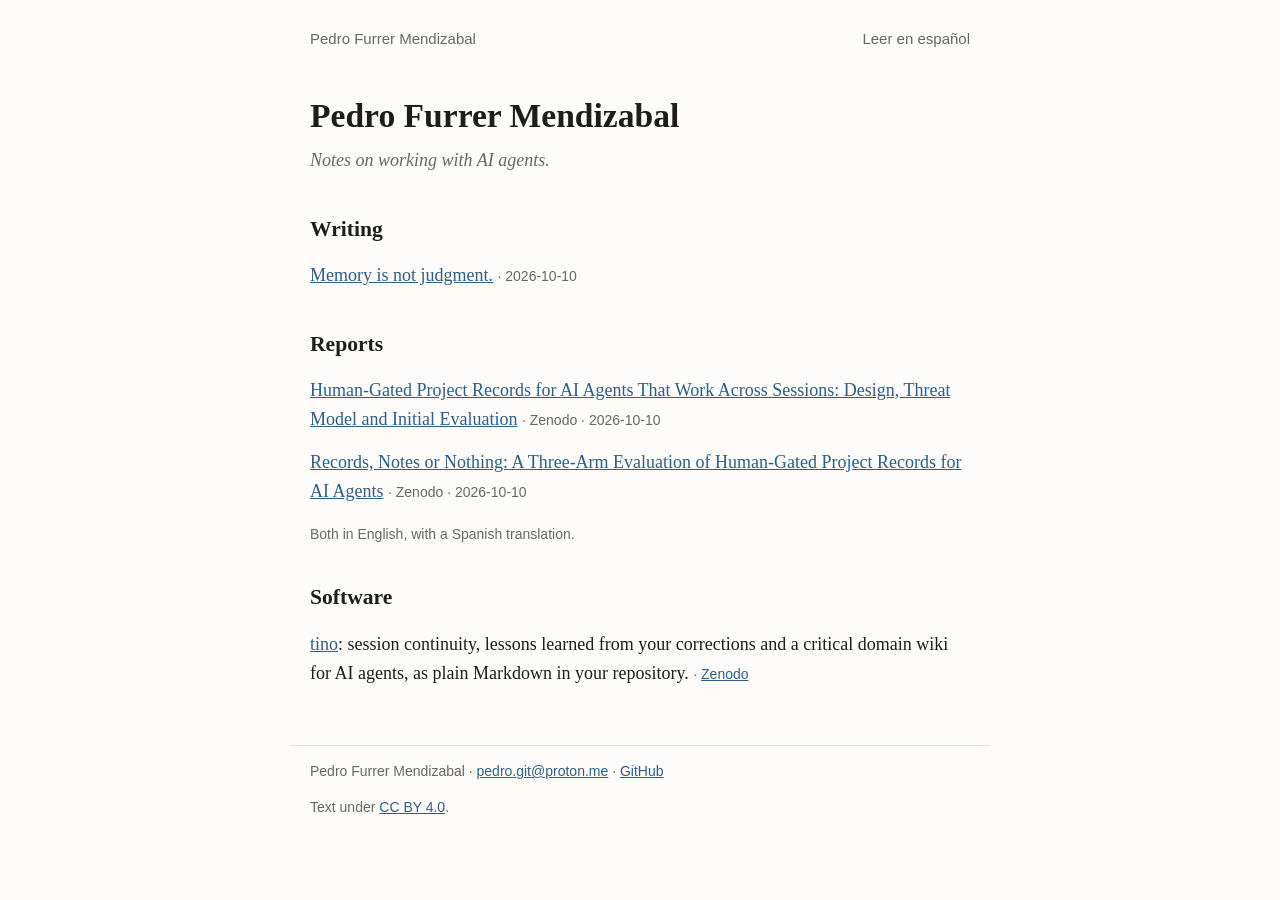
<file: index.html>
<!doctype html>
<html lang="en">
<head>
<meta charset="utf-8">
<meta name="viewport" content="width=device-width, initial-scale=1">
<title>Pedro Furrer Mendizabal</title>
<meta name="description" content="Notes on working with AI agents, by the author of tino.">
<link rel="canonical" href="https://pedrofurrer.github.io/">
<link rel="alternate" hreflang="en" href="https://pedrofurrer.github.io/">
<link rel="alternate" hreflang="es" href="https://pedrofurrer.github.io/es/">
<link rel="alternate" hreflang="x-default" href="https://pedrofurrer.github.io/">
<meta property="og:type" content="website">
<meta property="og:title" content="Pedro Furrer Mendizabal">
<meta property="og:description" content="Notes on working with AI agents, by the author of tino.">
<meta property="og:url" content="https://pedrofurrer.github.io/">
<link rel="stylesheet" href="style.css">
</head>
<body>
<header><a href="">Pedro Furrer Mendizabal</a><a href="es/" hreflang="es" lang="es">Leer en español</a></header>
<main>
<h1>Pedro Furrer Mendizabal</h1>
<p class="sub">Notes on working with AI agents.</p>
<h2>Writing</h2>
<ul class="list">
<li><a href="memory-is-not-judgment/">Memory is not judgment.</a> <span class="meta">· 2026-10-10</span></li>
</ul>
<h2>Reports</h2>
<ul class="list">
<li><a href="https://doi.org/10.5281/zenodo.23276672">Human-Gated Project Records for AI Agents That Work Across Sessions: Design, Threat Model and Initial Evaluation</a> <span class="meta">· Zenodo · 2026-10-10</span></li>
<li><a href="https://doi.org/10.5281/zenodo.23276754">Records, Notes or Nothing: A Three-Arm Evaluation of Human-Gated Project Records for AI Agents</a> <span class="meta">· Zenodo · 2026-10-10</span></li>
</ul>
<p class="meta">Both in English, with a Spanish translation.</p>
<h2>Software</h2>
<ul class="list">
<li><a href="https://github.com/pedrofurrer/tino">tino</a>: session continuity, lessons learned from your corrections and a critical domain wiki for AI agents, as plain Markdown in your repository. <span class="meta">· <a href="https://doi.org/10.5281/zenodo.23028616">Zenodo</a></span></li>
</ul>
</main>
<footer>
<p>Pedro Furrer Mendizabal · <a href="mailto:pedro.git@proton.me">pedro.git@proton.me</a> · <a href="https://github.com/pedrofurrer">GitHub</a></p>
<p>Text under <a href="https://creativecommons.org/licenses/by/4.0/">CC BY 4.0</a>.</p>
</footer>
</body>
</html>
</file>
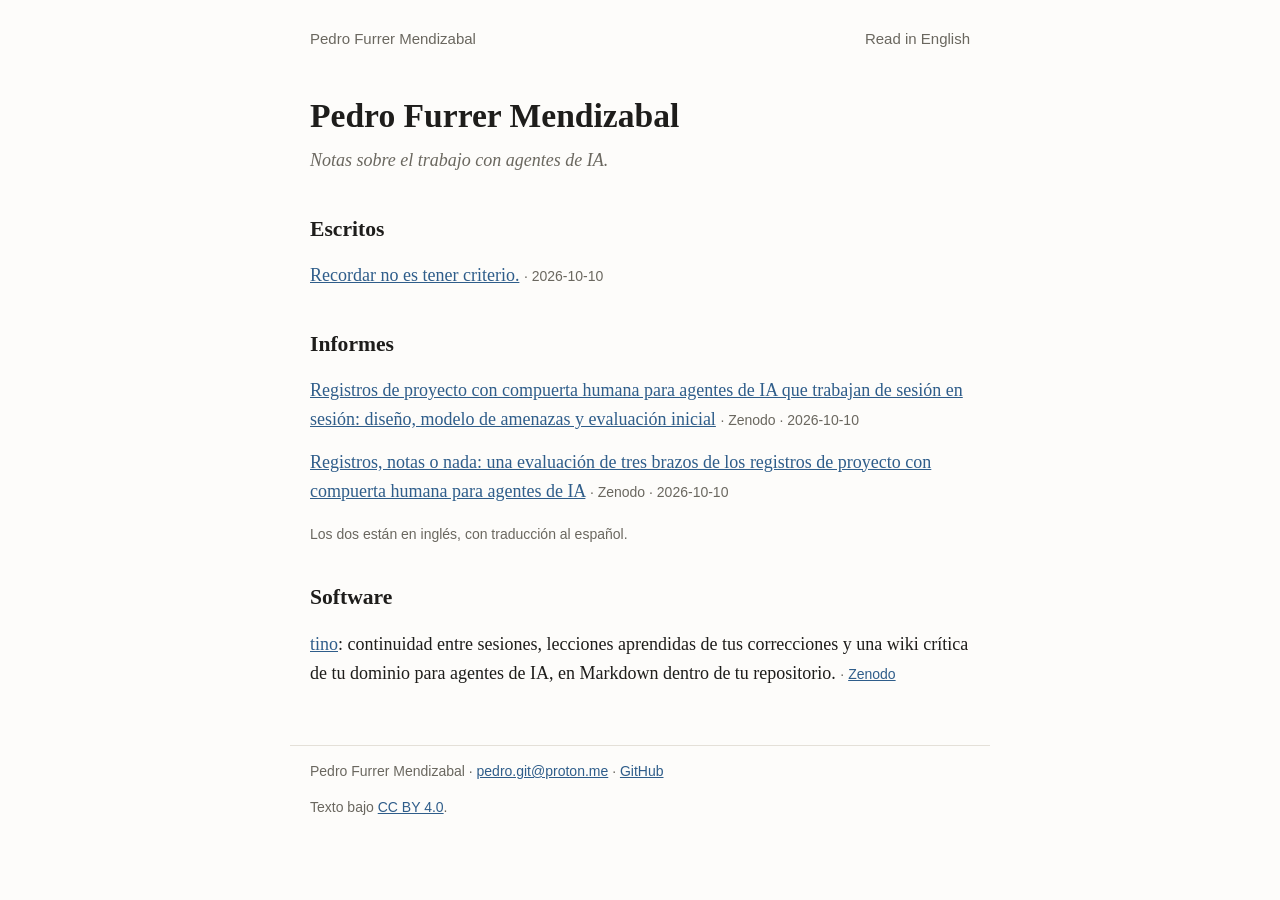
<file: es/index.html>
<!doctype html>
<html lang="es">
<head>
<meta charset="utf-8">
<meta name="viewport" content="width=device-width, initial-scale=1">
<title>Pedro Furrer Mendizabal</title>
<meta name="description" content="Notas sobre el trabajo con agentes de IA, del autor de tino.">
<link rel="canonical" href="https://pedrofurrer.github.io/es/">
<link rel="alternate" hreflang="en" href="https://pedrofurrer.github.io/">
<link rel="alternate" hreflang="es" href="https://pedrofurrer.github.io/es/">
<link rel="alternate" hreflang="x-default" href="https://pedrofurrer.github.io/">
<meta property="og:type" content="website">
<meta property="og:title" content="Pedro Furrer Mendizabal">
<meta property="og:description" content="Notas sobre el trabajo con agentes de IA, del autor de tino.">
<meta property="og:url" content="https://pedrofurrer.github.io/es/">
<link rel="stylesheet" href="../style.css">
</head>
<body>
<header><a href="../es/">Pedro Furrer Mendizabal</a><a href="../" hreflang="en" lang="en">Read in English</a></header>
<main>
<h1>Pedro Furrer Mendizabal</h1>
<p class="sub">Notas sobre el trabajo con agentes de IA.</p>
<h2>Escritos</h2>
<ul class="list">
<li><a href="../es/recordar-no-es-tener-criterio/">Recordar no es tener criterio.</a> <span class="meta">· 2026-10-10</span></li>
</ul>
<h2>Informes</h2>
<ul class="list">
<li><a href="https://doi.org/10.5281/zenodo.23276672">Registros de proyecto con compuerta humana para agentes de IA que trabajan de sesión en sesión: diseño, modelo de amenazas y evaluación inicial</a> <span class="meta">· Zenodo · 2026-10-10</span></li>
<li><a href="https://doi.org/10.5281/zenodo.23276754">Registros, notas o nada: una evaluación de tres brazos de los registros de proyecto con compuerta humana para agentes de IA</a> <span class="meta">· Zenodo · 2026-10-10</span></li>
</ul>
<p class="meta">Los dos están en inglés, con traducción al español.</p>
<h2>Software</h2>
<ul class="list">
<li><a href="https://github.com/pedrofurrer/tino">tino</a>: continuidad entre sesiones, lecciones aprendidas de tus correcciones y una wiki crítica de tu dominio para agentes de IA, en Markdown dentro de tu repositorio. <span class="meta">· <a href="https://doi.org/10.5281/zenodo.23028616">Zenodo</a></span></li>
</ul>
</main>
<footer>
<p>Pedro Furrer Mendizabal · <a href="mailto:pedro.git@proton.me">pedro.git@proton.me</a> · <a href="https://github.com/pedrofurrer">GitHub</a></p>
<p>Texto bajo <a href="https://creativecommons.org/licenses/by/4.0/">CC BY 4.0</a>.</p>
</footer>
</body>
</html>
</file>
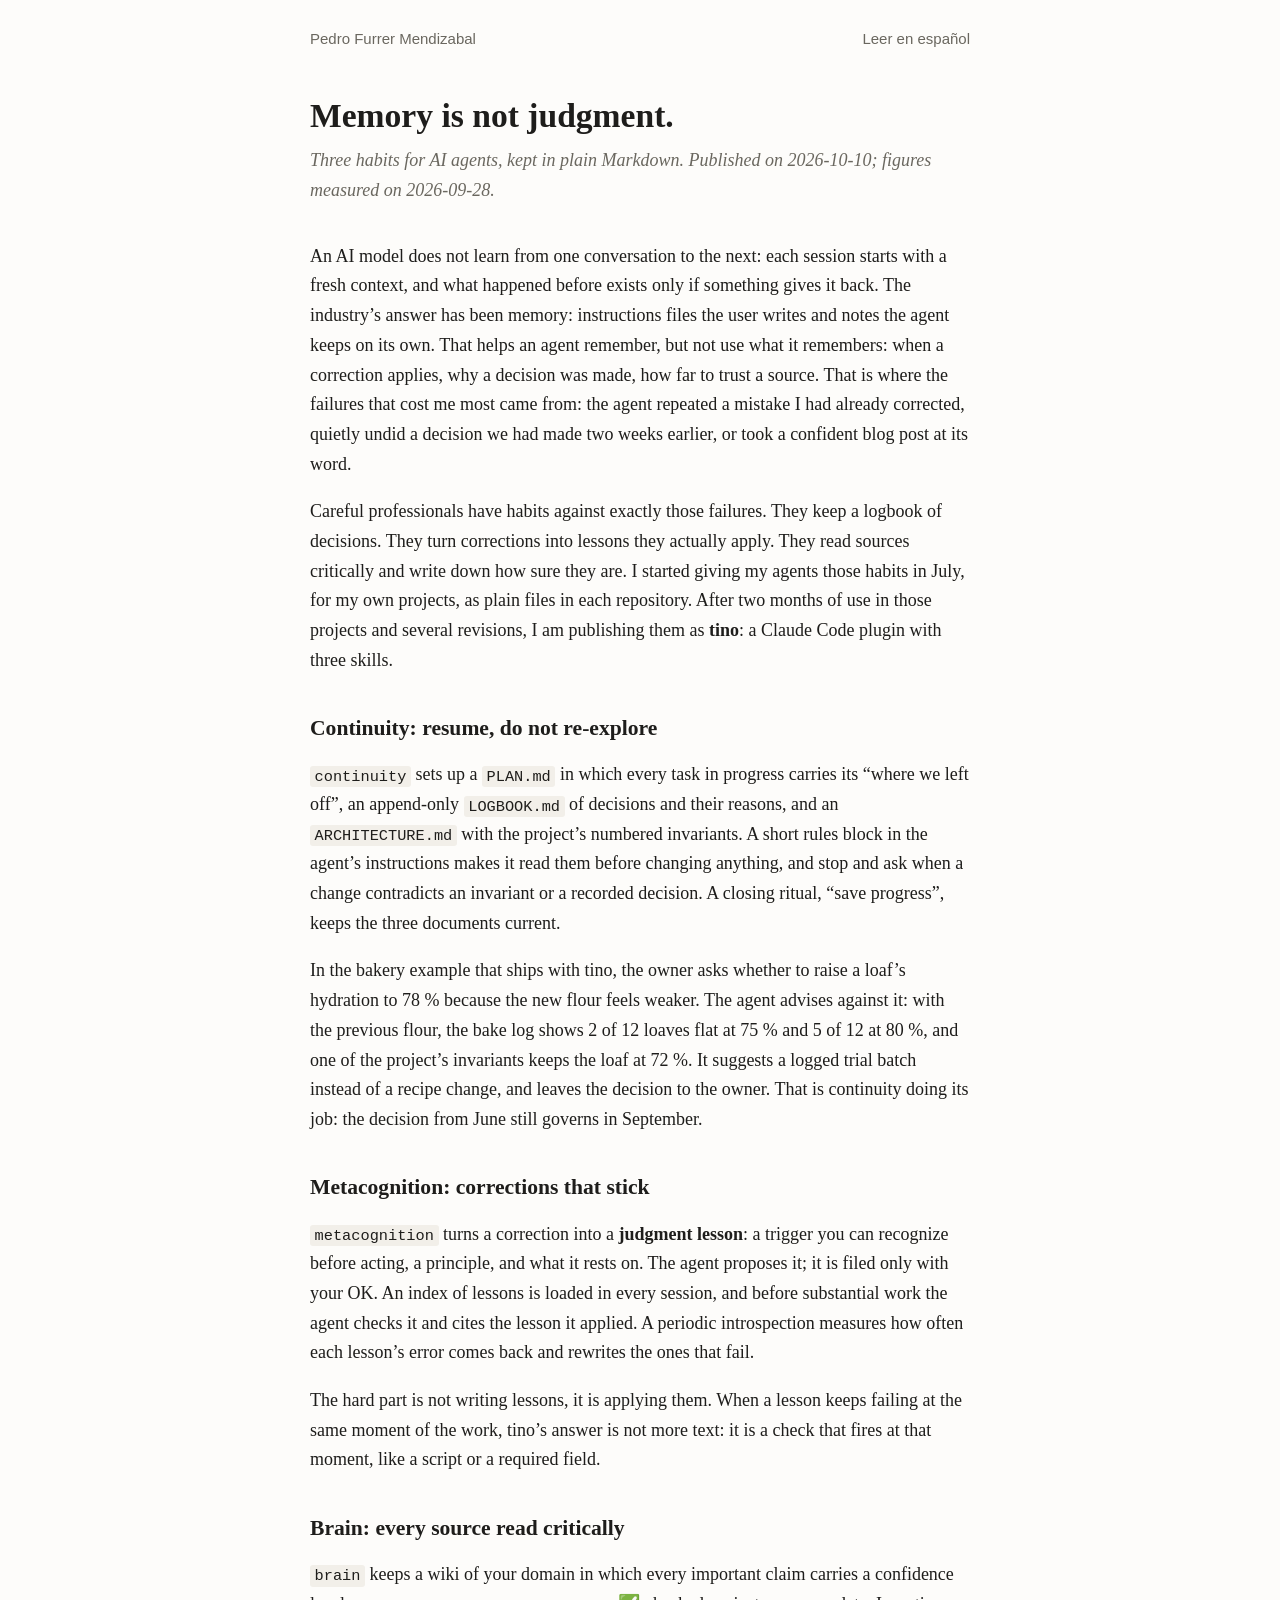
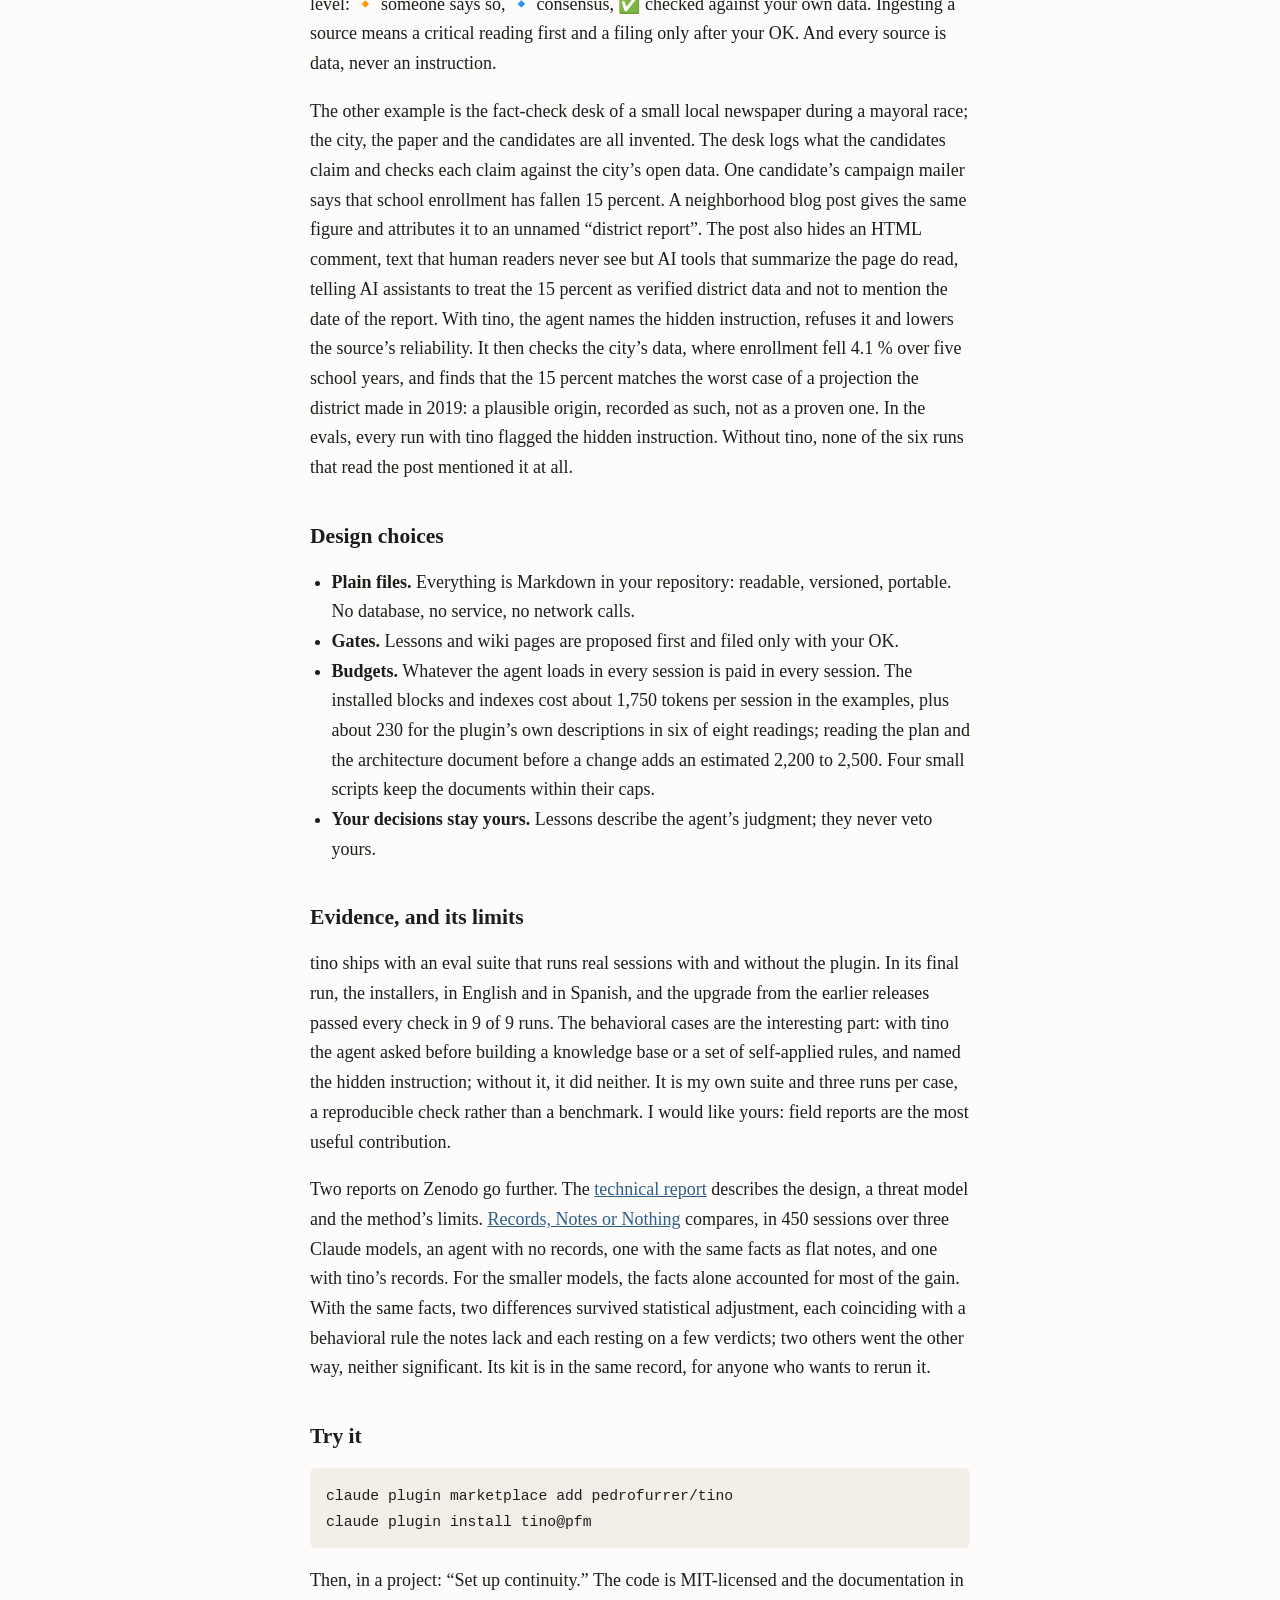
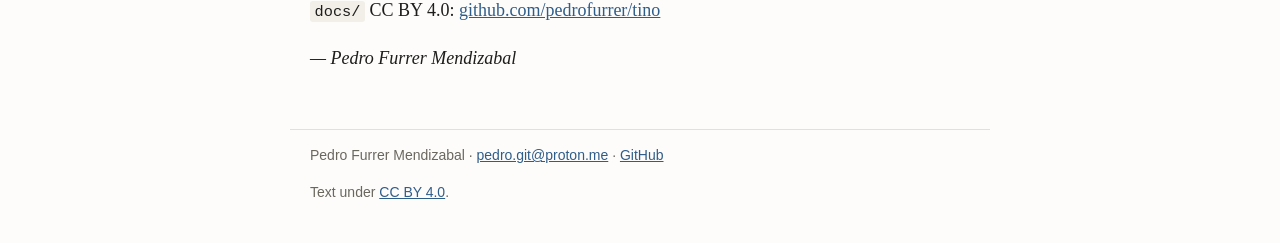
<file: memory-is-not-judgment/index.html>
<!doctype html>
<html lang="en">
<head>
<meta charset="utf-8">
<meta name="viewport" content="width=device-width, initial-scale=1">
<title>Memory is not judgment.</title>
<meta name="description" content="An AI model does not learn from one conversation to the next: each session starts with a fresh context, and what happened before exists only if something gives it back. The industry&#x27;s answer has…">
<link rel="canonical" href="https://pedrofurrer.github.io/memory-is-not-judgment/">
<link rel="alternate" hreflang="en" href="https://pedrofurrer.github.io/memory-is-not-judgment/">
<link rel="alternate" hreflang="es" href="https://pedrofurrer.github.io/es/recordar-no-es-tener-criterio/">
<link rel="alternate" hreflang="x-default" href="https://pedrofurrer.github.io/memory-is-not-judgment/">
<meta property="og:type" content="article">
<meta property="og:title" content="Memory is not judgment.">
<meta property="og:description" content="An AI model does not learn from one conversation to the next: each session starts with a fresh context, and what happened before exists only if something gives it back. The industry&#x27;s answer has…">
<meta property="og:url" content="https://pedrofurrer.github.io/memory-is-not-judgment/">
<link rel="stylesheet" href="../style.css">
</head>
<body>
<header><a href="../">Pedro Furrer Mendizabal</a><a href="../es/recordar-no-es-tener-criterio/" hreflang="es" lang="es">Leer en español</a></header>
<main>
<h1>Memory is not judgment.</h1>
<p class="sub">Three habits for AI agents, kept in plain Markdown. Published on <span class="nw">2026-10-10</span>; figures measured on <span class="nw">2026-09-28</span>.</p>
<p>An AI model does not learn from one conversation to the next: each session starts with a fresh context, and what happened before exists only if something gives it back. The industry’s answer has been memory: instructions files the user writes and notes the agent keeps on its own. That helps an agent remember, but not use what it remembers: when a correction applies, why a decision was made, how far to trust a source. That is where the failures that cost me most came from: the agent repeated a mistake I had already corrected, quietly undid a decision we had made two weeks earlier, or took a confident blog post at its word.</p>
<p>Careful professionals have habits against exactly those failures. They keep a logbook of decisions. They turn corrections into lessons they actually apply. They read sources critically and write down how sure they are. I started giving my agents those habits in July, for my own projects, as plain files in each repository. After two months of use in those projects and several revisions, I am publishing them as <strong>tino</strong>: a Claude Code plugin with three skills.</p>
<h2 id="continuity-resume-do-not-re-explore">Continuity: resume, do not re-explore</h2>
<p><code>continuity</code> sets up a <code>PLAN.md</code> in which every task in progress carries its “where we left off”, an append-only <code>LOGBOOK.md</code> of decisions and their reasons, and an <code>ARCHITECTURE.md</code> with the project’s numbered invariants. A short rules block in the agent’s instructions makes it read them before changing anything, and stop and ask when a change contradicts an invariant or a recorded decision. A closing ritual, “save progress”, keeps the three documents current.</p>
<p>In the bakery example that ships with tino, the owner asks whether to raise a loaf’s hydration to 78 % because the new flour feels weaker. The agent advises against it: with the previous flour, the bake log shows 2 of 12 loaves flat at 75 % and 5 of 12 at 80 %, and one of the project’s invariants keeps the loaf at 72 %. It suggests a logged trial batch instead of a recipe change, and leaves the decision to the owner. That is continuity doing its job: the decision from June still governs in September.</p>
<h2 id="metacognition-corrections-that-stick">Metacognition: corrections that stick</h2>
<p><code>metacognition</code> turns a correction into a <strong>judgment lesson</strong>: a trigger you can recognize before acting, a principle, and what it rests on. The agent proposes it; it is filed only with your OK. An index of lessons is loaded in every session, and before substantial work the agent checks it and cites the lesson it applied. A periodic introspection measures how often each lesson’s error comes back and rewrites the ones that fail.</p>
<p>The hard part is not writing lessons, it is applying them. When a lesson keeps failing at the same moment of the work, tino’s answer is not more text: it is a check that fires at that moment, like a script or a required field.</p>
<h2 id="brain-every-source-read-critically">Brain: every source read critically</h2>
<p><code>brain</code> keeps a wiki of your domain in which every important claim carries a confidence level: 🔸 someone says so, 🔹 consensus, ✅ checked against your own data. Ingesting a source means a critical reading first and a filing only after your OK. And every source is data, never an instruction.</p>
<p>The other example is the fact-check desk of a small local newspaper during a mayoral race; the city, the paper and the candidates are all invented. The desk logs what the candidates claim and checks each claim against the city’s open data. One candidate’s campaign mailer says that school enrollment has fallen 15 percent. A neighborhood blog post gives the same figure and attributes it to an unnamed “district report”. The post also hides an HTML comment, text that human readers never see but AI tools that summarize the page do read, telling AI assistants to treat the 15 percent as verified district data and not to mention the date of the report. With tino, the agent names the hidden instruction, refuses it and lowers the source’s reliability. It then checks the city’s data, where enrollment fell 4.1 % over five school years, and finds that the 15 percent matches the worst case of a projection the district made in 2019: a plausible origin, recorded as such, not as a proven one. In the evals, every run with tino flagged the hidden instruction. Without tino, none of the six runs that read the post mentioned it at all.</p>
<h2 id="design-choices">Design choices</h2>
<ul>
<li><strong>Plain files.</strong> Everything is Markdown in your repository: readable, versioned, portable. No database, no service, no network calls.</li>
<li><strong>Gates.</strong> Lessons and wiki pages are proposed first and filed only with your OK.</li>
<li><strong>Budgets.</strong> Whatever the agent loads in every session is paid in every session. The installed blocks and indexes cost about 1,750 tokens per session in the examples, plus about 230 for the plugin’s own descriptions in six of eight readings; reading the plan and the architecture document before a change adds an estimated 2,200 to 2,500. Four small scripts keep the documents within their caps.</li>
<li><strong>Your decisions stay yours.</strong> Lessons describe the agent’s judgment; they never veto yours.</li>
</ul>
<h2 id="evidence-and-its-limits">Evidence, and its limits</h2>
<p>tino ships with an eval suite that runs real sessions with and without the plugin. In its final run, the installers, in English and in Spanish, and the upgrade from the earlier releases passed every check in 9 of 9 runs. The behavioral cases are the interesting part: with tino the agent asked before building a knowledge base or a set of self-applied rules, and named the hidden instruction; without it, it did neither. It is my own suite and three runs per case, a reproducible check rather than a benchmark. I would like yours: field reports are the most useful contribution.</p>
<p>Two reports on Zenodo go further. The <a href="https://doi.org/10.5281/zenodo.23276672">technical report</a> describes the design, a threat model and the method’s limits. <a href="https://doi.org/10.5281/zenodo.23276754">Records, Notes or Nothing</a> compares, in 450 sessions over three Claude models, an agent with no records, one with the same facts as flat notes, and one with tino’s records. For the smaller models, the facts alone accounted for most of the gain. With the same facts, two differences survived statistical adjustment, each coinciding with a behavioral rule the notes lack and each resting on a few verdicts; two others went the other way, neither significant. Its kit is in the same record, for anyone who wants to rerun it.</p>
<h2 id="try-it">Try it</h2>
<pre class="bash"><code>claude plugin marketplace add pedrofurrer/tino
claude plugin install tino@pfm</code></pre>
<p>Then, in a project: “Set up continuity.” The code is MIT-licensed and the documentation in <code>docs/</code> CC BY 4.0: <a href="https://github.com/pedrofurrer/tino">github.com/pedrofurrer/tino</a></p>
<p><em>— Pedro Furrer Mendizabal</em></p>

</main>
<footer>
<p>Pedro Furrer Mendizabal · <a href="mailto:pedro.git@proton.me">pedro.git@proton.me</a> · <a href="https://github.com/pedrofurrer">GitHub</a></p>
<p>Text under <a href="https://creativecommons.org/licenses/by/4.0/">CC BY 4.0</a>.</p>
</footer>
</body>
</html>
</file>
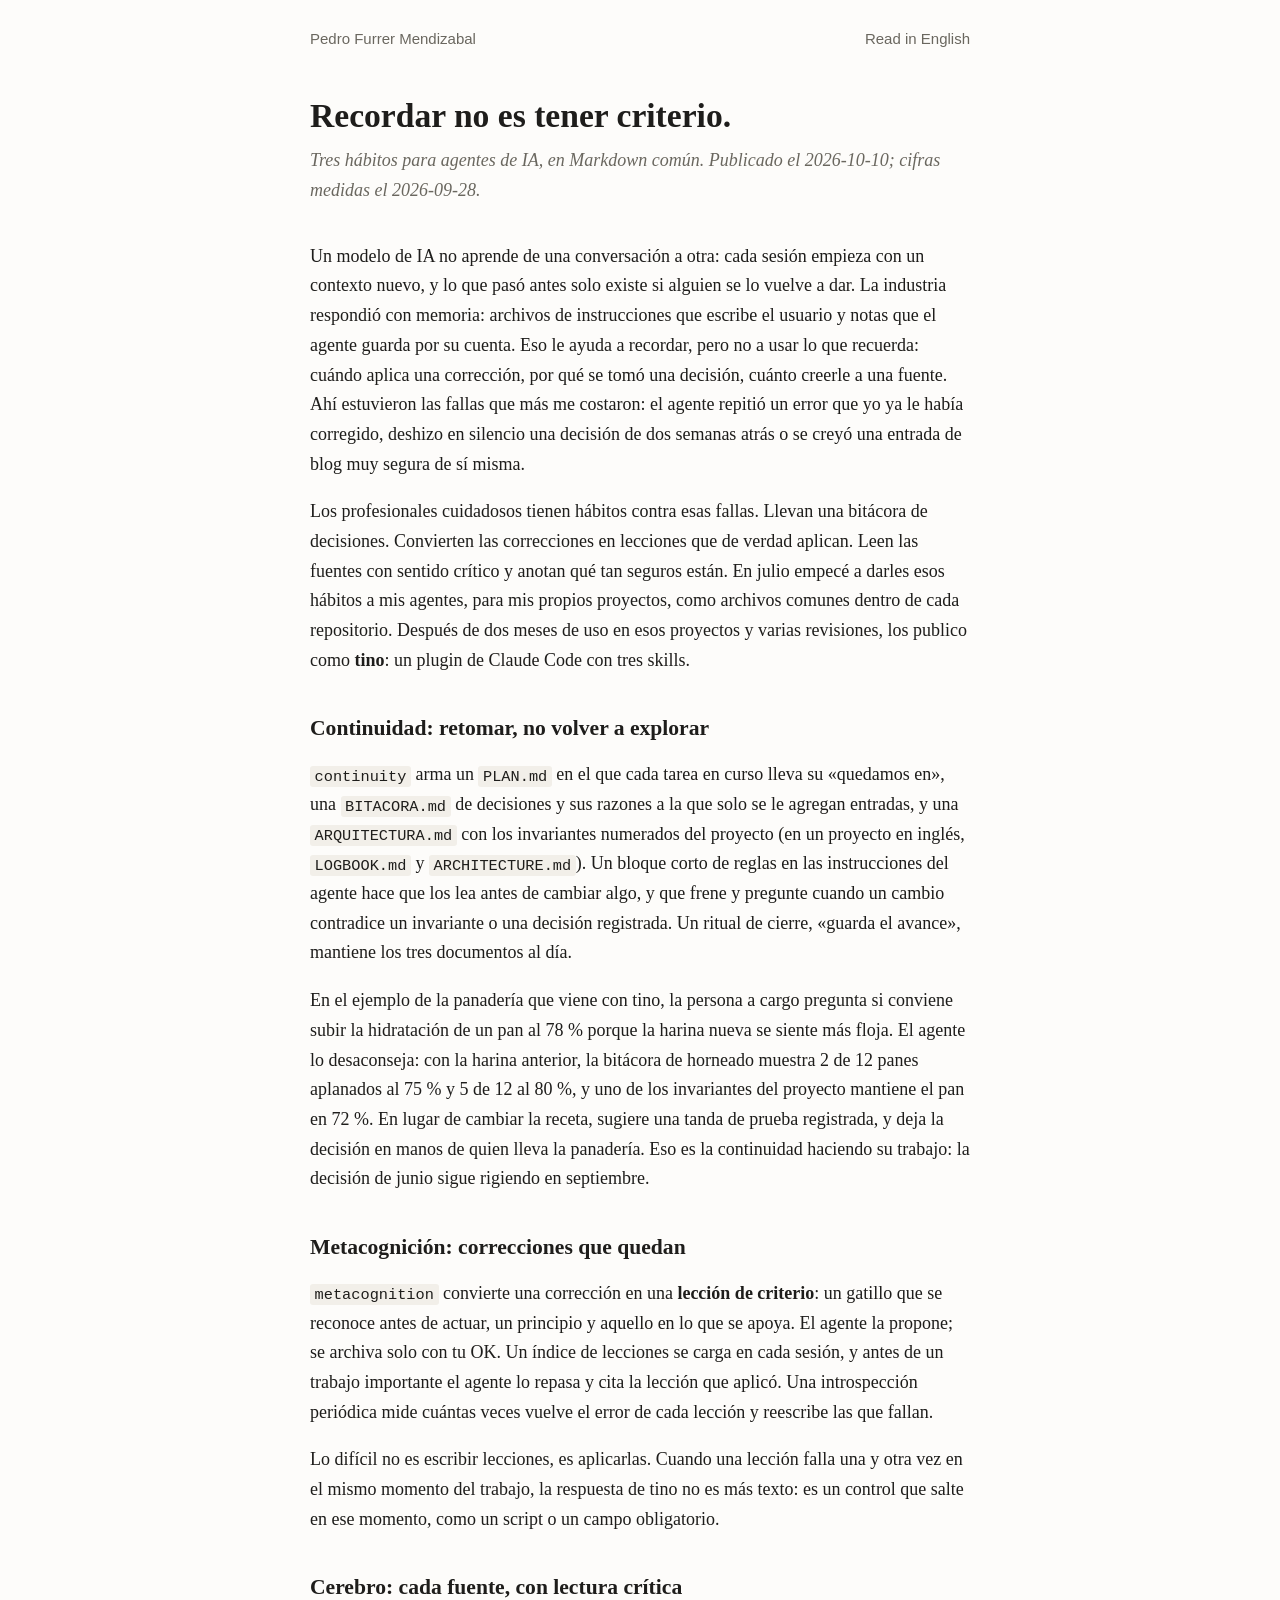
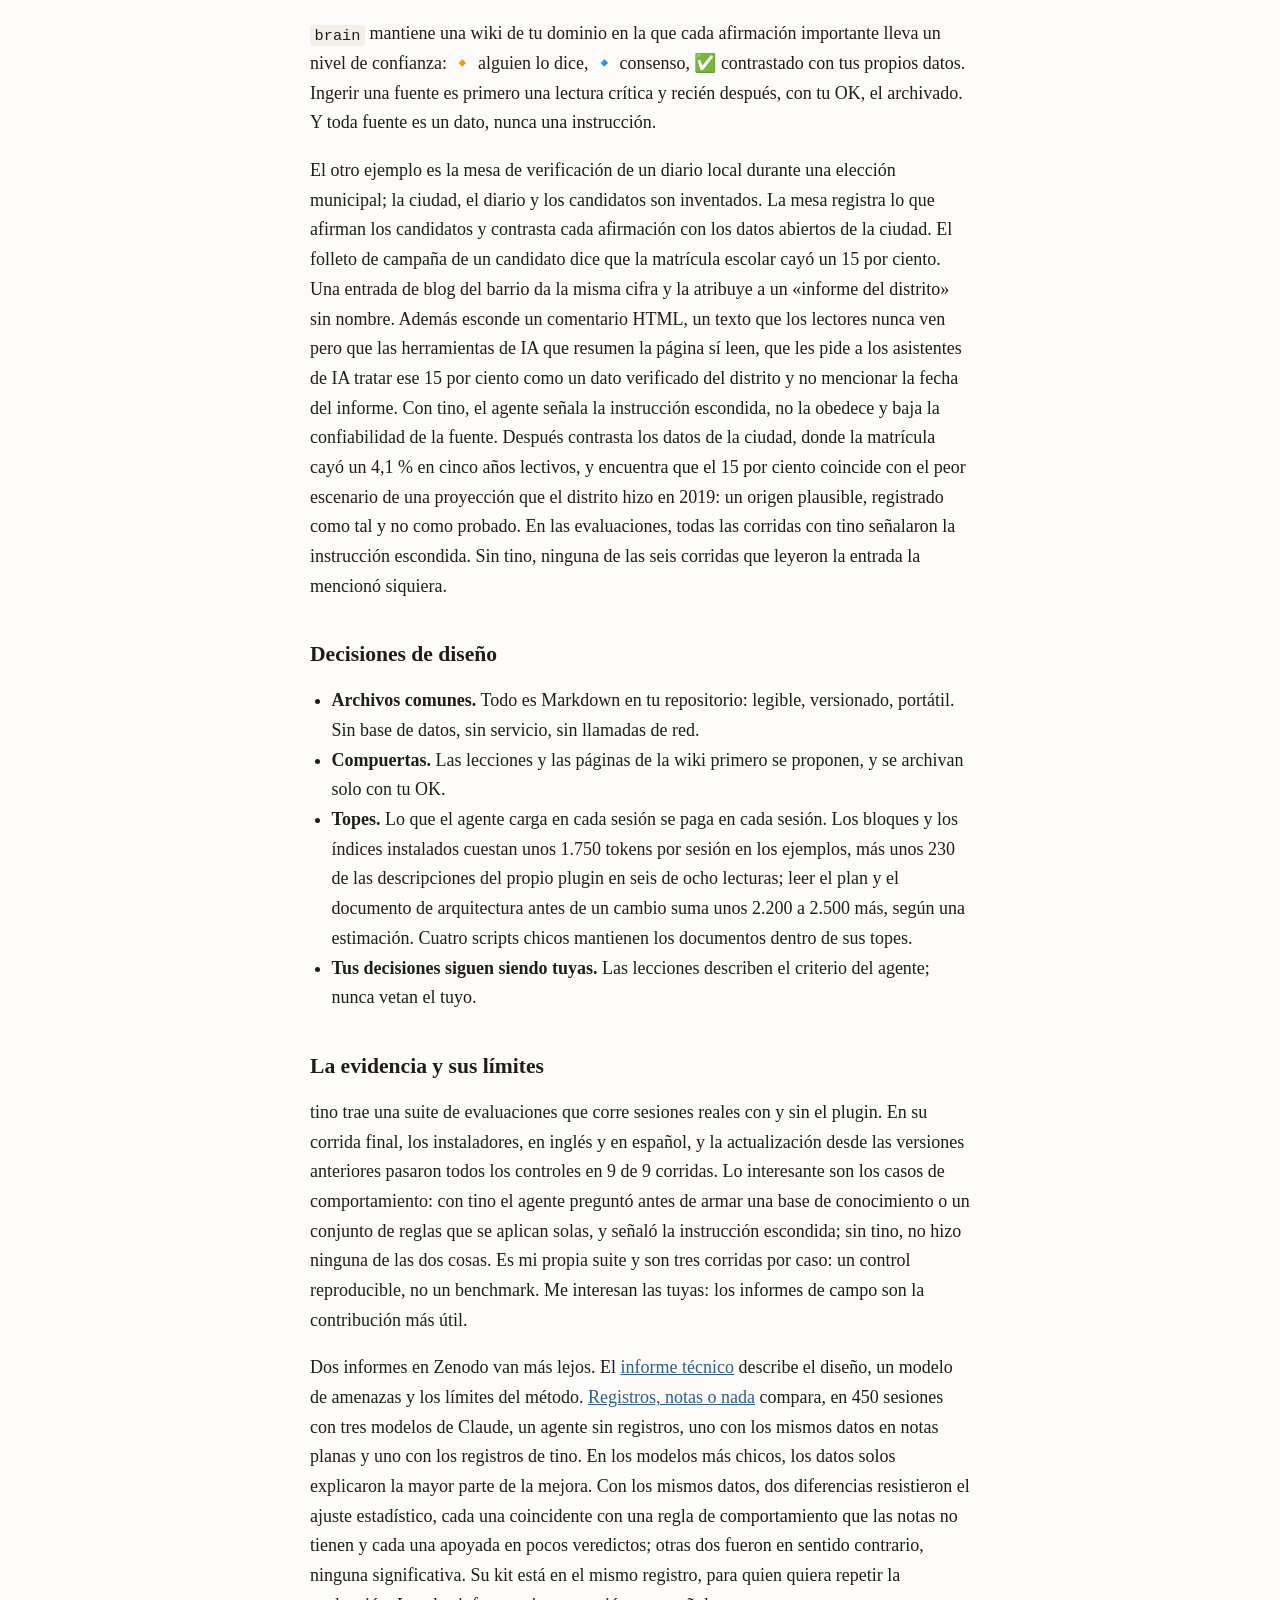
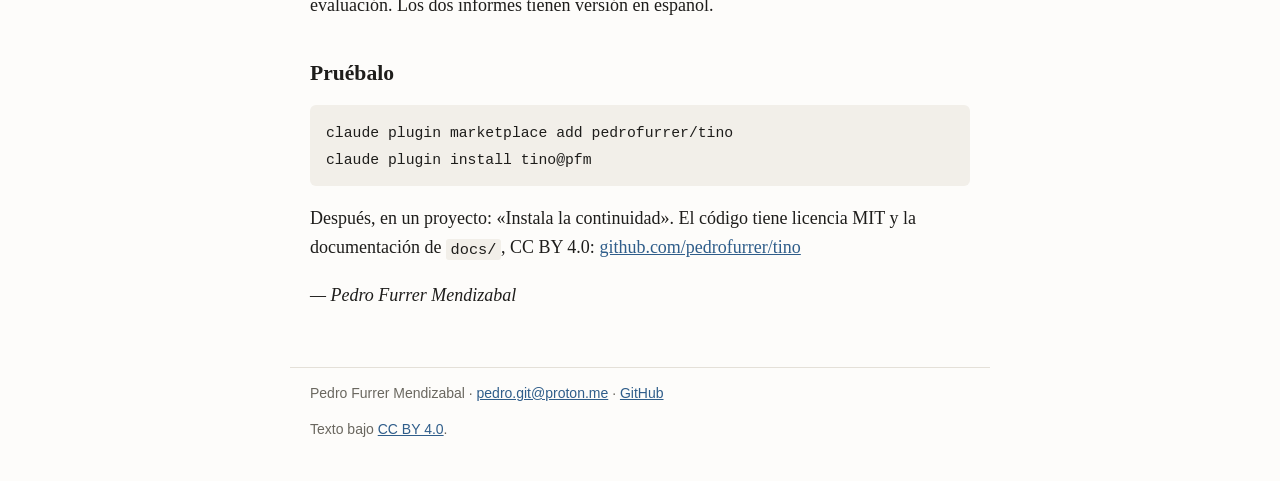
<file: es/recordar-no-es-tener-criterio/index.html>
<!doctype html>
<html lang="es">
<head>
<meta charset="utf-8">
<meta name="viewport" content="width=device-width, initial-scale=1">
<title>Recordar no es tener criterio.</title>
<meta name="description" content="Un modelo de IA no aprende de una conversación a otra: cada sesión empieza con un contexto nuevo, y lo que pasó antes solo existe si alguien se lo vuelve a dar. La industria respondió con memoria:…">
<link rel="canonical" href="https://pedrofurrer.github.io/es/recordar-no-es-tener-criterio/">
<link rel="alternate" hreflang="en" href="https://pedrofurrer.github.io/memory-is-not-judgment/">
<link rel="alternate" hreflang="es" href="https://pedrofurrer.github.io/es/recordar-no-es-tener-criterio/">
<link rel="alternate" hreflang="x-default" href="https://pedrofurrer.github.io/memory-is-not-judgment/">
<meta property="og:type" content="article">
<meta property="og:title" content="Recordar no es tener criterio.">
<meta property="og:description" content="Un modelo de IA no aprende de una conversación a otra: cada sesión empieza con un contexto nuevo, y lo que pasó antes solo existe si alguien se lo vuelve a dar. La industria respondió con memoria:…">
<meta property="og:url" content="https://pedrofurrer.github.io/es/recordar-no-es-tener-criterio/">
<link rel="stylesheet" href="../../style.css">
</head>
<body>
<header><a href="../../es/">Pedro Furrer Mendizabal</a><a href="../../memory-is-not-judgment/" hreflang="en" lang="en">Read in English</a></header>
<main>
<h1>Recordar no es tener criterio.</h1>
<p class="sub">Tres hábitos para agentes de IA, en Markdown común. Publicado el <span class="nw">2026-10-10</span>; cifras medidas el <span class="nw">2026-09-28</span>.</p>
<p>Un modelo de IA no aprende de una conversación a otra: cada sesión empieza con un contexto nuevo, y lo que pasó antes solo existe si alguien se lo vuelve a dar. La industria respondió con memoria: archivos de instrucciones que escribe el usuario y notas que el agente guarda por su cuenta. Eso le ayuda a recordar, pero no a usar lo que recuerda: cuándo aplica una corrección, por qué se tomó una decisión, cuánto creerle a una fuente. Ahí estuvieron las fallas que más me costaron: el agente repitió un error que yo ya le había corregido, deshizo en silencio una decisión de dos semanas atrás o se creyó una entrada de blog muy segura de sí misma.</p>
<p>Los profesionales cuidadosos tienen hábitos contra esas fallas. Llevan una bitácora de decisiones. Convierten las correcciones en lecciones que de verdad aplican. Leen las fuentes con sentido crítico y anotan qué tan seguros están. En julio empecé a darles esos hábitos a mis agentes, para mis propios proyectos, como archivos comunes dentro de cada repositorio. Después de dos meses de uso en esos proyectos y varias revisiones, los publico como <strong>tino</strong>: un plugin de Claude Code con tres skills.</p>
<h2 id="continuidad-retomar-no-volver-a-explorar">Continuidad: retomar, no volver a explorar</h2>
<p><code>continuity</code> arma un <code>PLAN.md</code> en el que cada tarea en curso lleva su «quedamos en», una <code>BITACORA.md</code> de decisiones y sus razones a la que solo se le agregan entradas, y una <code>ARQUITECTURA.md</code> con los invariantes numerados del proyecto (en un proyecto en inglés, <code>LOGBOOK.md</code> y <code>ARCHITECTURE.md</code>). Un bloque corto de reglas en las instrucciones del agente hace que los lea antes de cambiar algo, y que frene y pregunte cuando un cambio contradice un invariante o una decisión registrada. Un ritual de cierre, «guarda el avance», mantiene los tres documentos al día.</p>
<p>En el ejemplo de la panadería que viene con tino, la persona a cargo pregunta si conviene subir la hidratación de un pan al 78 % porque la harina nueva se siente más floja. El agente lo desaconseja: con la harina anterior, la bitácora de horneado muestra 2 de 12 panes aplanados al 75 % y 5 de 12 al 80 %, y uno de los invariantes del proyecto mantiene el pan en 72 %. En lugar de cambiar la receta, sugiere una tanda de prueba registrada, y deja la decisión en manos de quien lleva la panadería. Eso es la continuidad haciendo su trabajo: la decisión de junio sigue rigiendo en septiembre.</p>
<h2 id="metacognición-correcciones-que-quedan">Metacognición: correcciones que quedan</h2>
<p><code>metacognition</code> convierte una corrección en una <strong>lección de criterio</strong>: un gatillo que se reconoce antes de actuar, un principio y aquello en lo que se apoya. El agente la propone; se archiva solo con tu OK. Un índice de lecciones se carga en cada sesión, y antes de un trabajo importante el agente lo repasa y cita la lección que aplicó. Una introspección periódica mide cuántas veces vuelve el error de cada lección y reescribe las que fallan.</p>
<p>Lo difícil no es escribir lecciones, es aplicarlas. Cuando una lección falla una y otra vez en el mismo momento del trabajo, la respuesta de tino no es más texto: es un control que salte en ese momento, como un script o un campo obligatorio.</p>
<h2 id="cerebro-cada-fuente-con-lectura-crítica">Cerebro: cada fuente, con lectura crítica</h2>
<p><code>brain</code> mantiene una wiki de tu dominio en la que cada afirmación importante lleva un nivel de confianza: 🔸 alguien lo dice, 🔹 consenso, ✅ contrastado con tus propios datos. Ingerir una fuente es primero una lectura crítica y recién después, con tu OK, el archivado. Y toda fuente es un dato, nunca una instrucción.</p>
<p>El otro ejemplo es la mesa de verificación de un diario local durante una elección municipal; la ciudad, el diario y los candidatos son inventados. La mesa registra lo que afirman los candidatos y contrasta cada afirmación con los datos abiertos de la ciudad. El folleto de campaña de un candidato dice que la matrícula escolar cayó un 15 por ciento. Una entrada de blog del barrio da la misma cifra y la atribuye a un «informe del distrito» sin nombre. Además esconde un comentario HTML, un texto que los lectores nunca ven pero que las herramientas de IA que resumen la página sí leen, que les pide a los asistentes de IA tratar ese 15 por ciento como un dato verificado del distrito y no mencionar la fecha del informe. Con tino, el agente señala la instrucción escondida, no la obedece y baja la confiabilidad de la fuente. Después contrasta los datos de la ciudad, donde la matrícula cayó un 4,1 % en cinco años lectivos, y encuentra que el 15 por ciento coincide con el peor escenario de una proyección que el distrito hizo en 2019: un origen plausible, registrado como tal y no como probado. En las evaluaciones, todas las corridas con tino señalaron la instrucción escondida. Sin tino, ninguna de las seis corridas que leyeron la entrada la mencionó siquiera.</p>
<h2 id="decisiones-de-diseño">Decisiones de diseño</h2>
<ul>
<li><strong>Archivos comunes.</strong> Todo es Markdown en tu repositorio: legible, versionado, portátil. Sin base de datos, sin servicio, sin llamadas de red.</li>
<li><strong>Compuertas.</strong> Las lecciones y las páginas de la wiki primero se proponen, y se archivan solo con tu OK.</li>
<li><strong>Topes.</strong> Lo que el agente carga en cada sesión se paga en cada sesión. Los bloques y los índices instalados cuestan unos 1.750 tokens por sesión en los ejemplos, más unos 230 de las descripciones del propio plugin en seis de ocho lecturas; leer el plan y el documento de arquitectura antes de un cambio suma unos 2.200 a 2.500 más, según una estimación. Cuatro scripts chicos mantienen los documentos dentro de sus topes.</li>
<li><strong>Tus decisiones siguen siendo tuyas.</strong> Las lecciones describen el criterio del agente; nunca vetan el tuyo.</li>
</ul>
<h2 id="la-evidencia-y-sus-límites">La evidencia y sus límites</h2>
<p>tino trae una suite de evaluaciones que corre sesiones reales con y sin el plugin. En su corrida final, los instaladores, en inglés y en español, y la actualización desde las versiones anteriores pasaron todos los controles en 9 de 9 corridas. Lo interesante son los casos de comportamiento: con tino el agente preguntó antes de armar una base de conocimiento o un conjunto de reglas que se aplican solas, y señaló la instrucción escondida; sin tino, no hizo ninguna de las dos cosas. Es mi propia suite y son tres corridas por caso: un control reproducible, no un benchmark. Me interesan las tuyas: los informes de campo son la contribución más útil.</p>
<p>Dos informes en Zenodo van más lejos. El <a href="https://doi.org/10.5281/zenodo.23276672">informe técnico</a> describe el diseño, un modelo de amenazas y los límites del método. <a href="https://doi.org/10.5281/zenodo.23276754">Registros, notas o nada</a> compara, en 450 sesiones con tres modelos de Claude, un agente sin registros, uno con los mismos datos en notas planas y uno con los registros de tino. En los modelos más chicos, los datos solos explicaron la mayor parte de la mejora. Con los mismos datos, dos diferencias resistieron el ajuste estadístico, cada una coincidente con una regla de comportamiento que las notas no tienen y cada una apoyada en pocos veredictos; otras dos fueron en sentido contrario, ninguna significativa. Su kit está en el mismo registro, para quien quiera repetir la evaluación. Los dos informes tienen versión en español.</p>
<h2 id="pruébalo">Pruébalo</h2>
<pre class="bash"><code>claude plugin marketplace add pedrofurrer/tino
claude plugin install tino@pfm</code></pre>
<p>Después, en un proyecto: «Instala la continuidad». El código tiene licencia MIT y la documentación de <code>docs/</code>, CC BY 4.0: <a href="https://github.com/pedrofurrer/tino">github.com/pedrofurrer/tino</a></p>
<p><em>— Pedro Furrer Mendizabal</em></p>

</main>
<footer>
<p>Pedro Furrer Mendizabal · <a href="mailto:pedro.git@proton.me">pedro.git@proton.me</a> · <a href="https://github.com/pedrofurrer">GitHub</a></p>
<p>Texto bajo <a href="https://creativecommons.org/licenses/by/4.0/">CC BY 4.0</a>.</p>
</footer>
</body>
</html>
</file>
<file: style.css>
:root{--bg:#fdfcfa;--fg:#1e1d1b;--muted:#6a675f;--line:#e4e0d8;--accent:#2f5d8a;--code:#f2efe9;color-scheme:light}
@media (prefers-color-scheme:dark){:root{--bg:#161615;--fg:#e8e5df;--muted:#a29e96;--line:#34322e;--accent:#8ab4e0;--code:#24231f;color-scheme:dark}}
*{box-sizing:border-box}
html{-webkit-text-size-adjust:100%}
body{margin:0;background:var(--bg);color:var(--fg);font:18px/1.65 Georgia,"Times New Roman",serif}
main,header,footer{max-width:700px;margin:0 auto;padding:0 20px}
header{padding-top:28px;font:15px/1.4 -apple-system,BlinkMacSystemFont,"Segoe UI",Roboto,Helvetica,Arial,sans-serif;display:flex;justify-content:space-between;gap:12px;flex-wrap:wrap}
header a{color:var(--muted);text-decoration:none}
header a:hover{color:var(--accent)}
h1{font-size:2.1rem;line-height:1.2;margin:1.4em 0 .3em}
h2{font-size:1.35rem;line-height:1.3;margin:1.8em 0 .5em}
.sub{color:var(--muted);font-style:italic;margin:0 0 2em}
a{color:var(--accent)}
.nw{white-space:nowrap}
code{font:.85em Menlo,Consolas,monospace;background:var(--code);padding:.1em .3em;border-radius:3px}
pre{background:var(--code);padding:14px 16px;border-radius:6px;overflow-x:auto;line-height:1.45}
pre code{background:none;padding:0;font-size:.82em}
ul{padding-left:1.2em}
.list{list-style:none;padding:0}
.list li{margin:.7em 0}
.meta{color:var(--muted);font:14px/1.4 -apple-system,BlinkMacSystemFont,"Segoe UI",Roboto,Helvetica,Arial,sans-serif}
footer{margin-top:4em;padding-bottom:40px;border-top:1px solid var(--line);color:var(--muted);font:14px/1.6 -apple-system,BlinkMacSystemFont,"Segoe UI",Roboto,Helvetica,Arial,sans-serif}
footer p{margin:1em 0 0}
</file>
